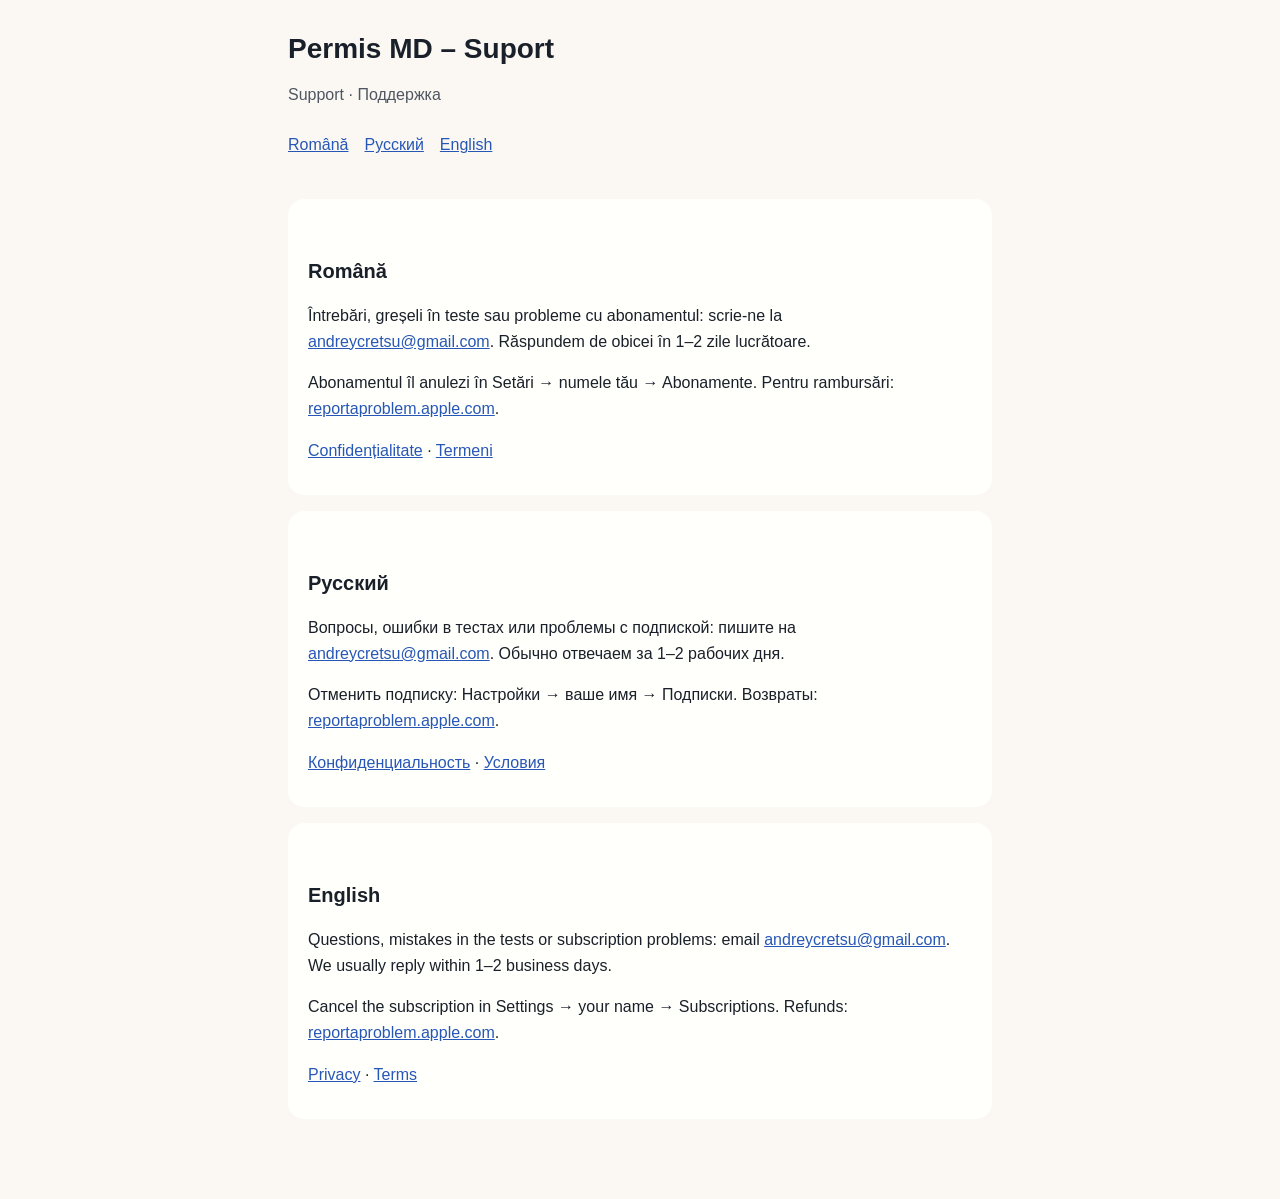
<file: permismd/index.html>
<!doctype html><html lang="ro"><head><meta charset="utf-8"><meta name="viewport" content="width=device-width,initial-scale=1"><link rel="stylesheet" href="../style.css"><title>Permis MD – Suport</title></head><body><main>
<h1>Permis MD – Suport</h1><p class="muted">Support · Поддержка</p><nav><a href="#ro">Română</a><a href="#ru">Русский</a><a href="#en">English</a></nav>
<section id="ro"><h2>Română</h2><p>Întrebări, greșeli în teste sau probleme cu abonamentul: scrie-ne la <a href="mailto:andreycretsu@gmail.com">andreycretsu@gmail.com</a>. Răspundem de obicei în 1–2 zile lucrătoare.</p><p>Abonamentul îl anulezi în Setări → numele tău → Abonamente. Pentru rambursări: <a href="https://reportaproblem.apple.com">reportaproblem.apple.com</a>.</p><p><a href="privacy.html#ro">Confidențialitate</a> · <a href="terms.html#ro">Termeni</a></p></section>
<section id="ru"><h2>Русский</h2><p>Вопросы, ошибки в тестах или проблемы с подпиской: пишите на <a href="mailto:andreycretsu@gmail.com">andreycretsu@gmail.com</a>. Обычно отвечаем за 1–2 рабочих дня.</p><p>Отменить подписку: Настройки → ваше имя → Подписки. Возвраты: <a href="https://reportaproblem.apple.com">reportaproblem.apple.com</a>.</p><p><a href="privacy.html#ru">Конфиденциальность</a> · <a href="terms.html#ru">Условия</a></p></section>
<section id="en"><h2>English</h2><p>Questions, mistakes in the tests or subscription problems: email <a href="mailto:andreycretsu@gmail.com">andreycretsu@gmail.com</a>. We usually reply within 1–2 business days.</p><p>Cancel the subscription in Settings → your name → Subscriptions. Refunds: <a href="https://reportaproblem.apple.com">reportaproblem.apple.com</a>.</p><p><a href="privacy.html#en">Privacy</a> · <a href="terms.html#en">Terms</a></p></section>
</main></body></html>
</file>
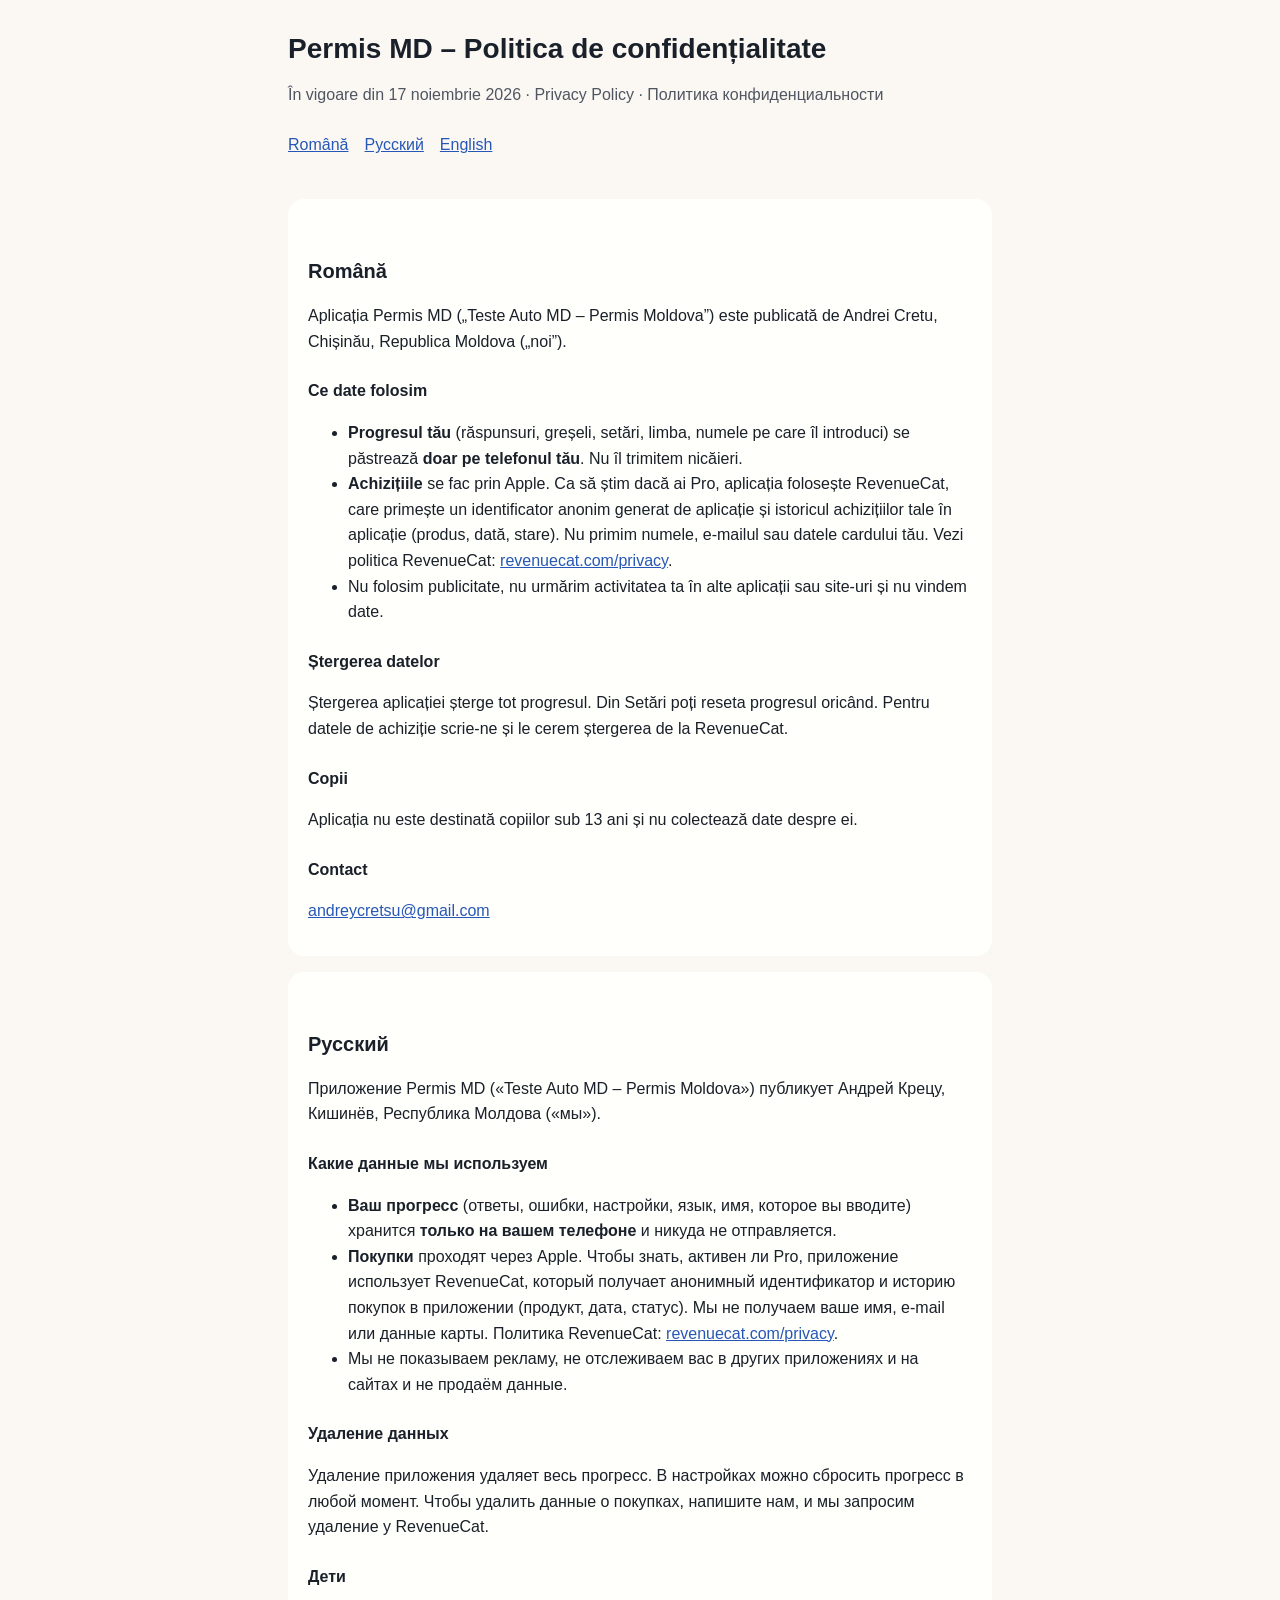
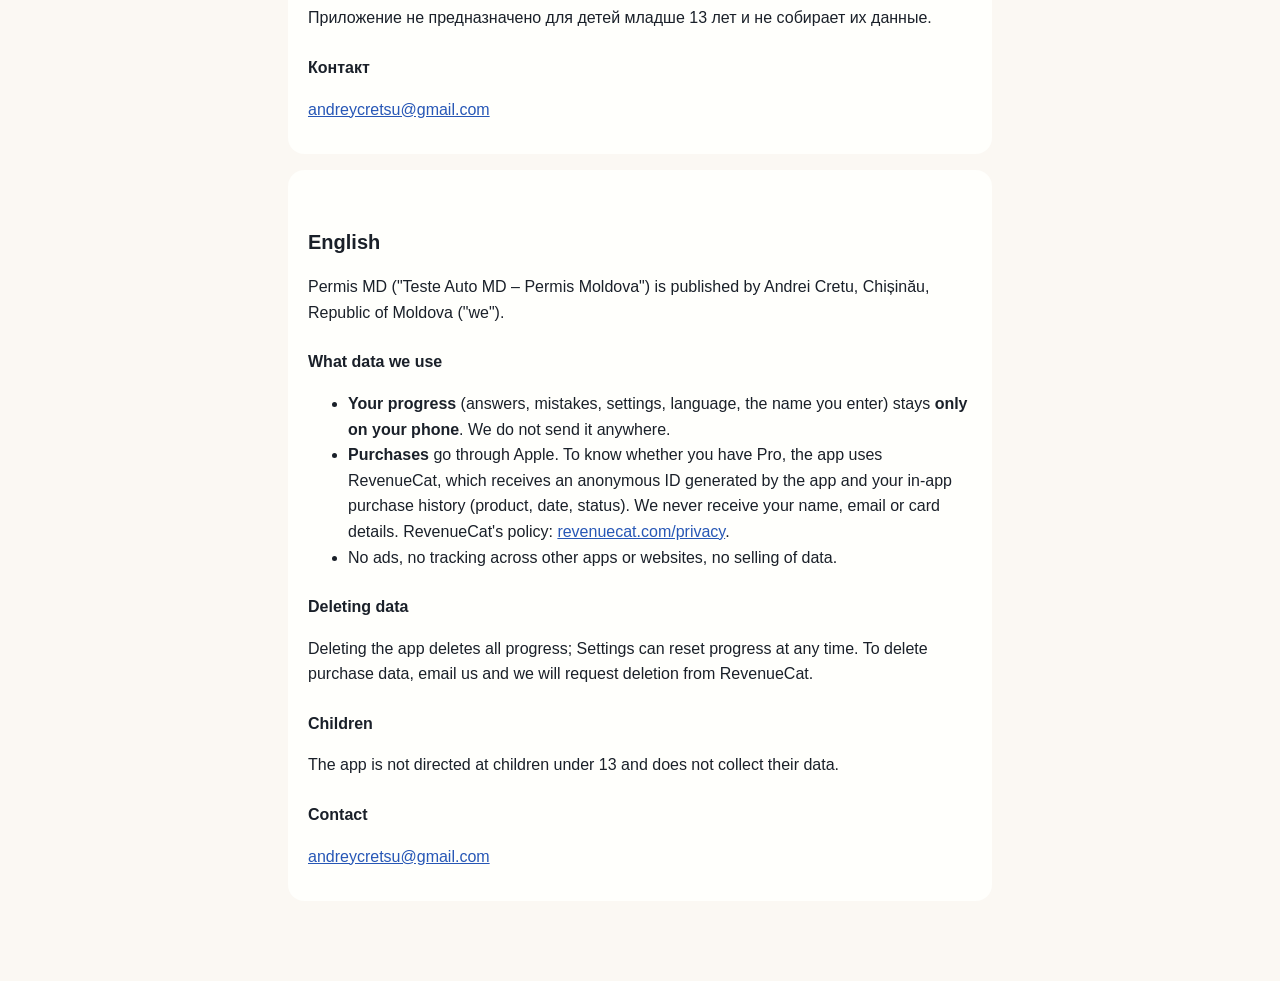
<file: permismd/privacy.html>
<!doctype html><html lang="ro"><head><meta charset="utf-8"><meta name="viewport" content="width=device-width,initial-scale=1"><link rel="stylesheet" href="../style.css"><title>Permis MD – Confidențialitate</title></head><body><main>
<h1>Permis MD – Politica de confidențialitate</h1><p class="muted">În vigoare din 17 noiembrie 2026 · Privacy Policy · Политика конфиденциальности</p><nav><a href="#ro">Română</a><a href="#ru">Русский</a><a href="#en">English</a></nav>
<section id="ro"><h2>Română</h2>
<p>Aplicația Permis MD („Teste Auto MD – Permis Moldova”) este publicată de Andrei Cretu, Chișinău, Republica Moldova („noi”).</p>
<h3>Ce date folosim</h3><ul>
<li><b>Progresul tău</b> (răspunsuri, greșeli, setări, limba, numele pe care îl introduci) se păstrează <b>doar pe telefonul tău</b>. Nu îl trimitem nicăieri.</li>
<li><b>Achizițiile</b> se fac prin Apple. Ca să știm dacă ai Pro, aplicația folosește RevenueCat, care primește un identificator anonim generat de aplicație și istoricul achizițiilor tale în aplicație (produs, dată, stare). Nu primim numele, e-mailul sau datele cardului tău. Vezi politica RevenueCat: <a href="https://www.revenuecat.com/privacy">revenuecat.com/privacy</a>.</li>
<li>Nu folosim publicitate, nu urmărim activitatea ta în alte aplicații sau site-uri și nu vindem date.</li></ul>
<h3>Ștergerea datelor</h3><p>Ștergerea aplicației șterge tot progresul. Din Setări poți reseta progresul oricând. Pentru datele de achiziție scrie-ne și le cerem ștergerea de la RevenueCat.</p>
<h3>Copii</h3><p>Aplicația nu este destinată copiilor sub 13 ani și nu colectează date despre ei.</p>
<h3>Contact</h3><p><a href="mailto:andreycretsu@gmail.com">andreycretsu@gmail.com</a></p></section>
<section id="ru"><h2>Русский</h2>
<p>Приложение Permis MD («Teste Auto MD – Permis Moldova») публикует Андрей Крецу, Кишинёв, Республика Молдова («мы»).</p>
<h3>Какие данные мы используем</h3><ul>
<li><b>Ваш прогресс</b> (ответы, ошибки, настройки, язык, имя, которое вы вводите) хранится <b>только на вашем телефоне</b> и никуда не отправляется.</li>
<li><b>Покупки</b> проходят через Apple. Чтобы знать, активен ли Pro, приложение использует RevenueCat, который получает анонимный идентификатор и историю покупок в приложении (продукт, дата, статус). Мы не получаем ваше имя, e-mail или данные карты. Политика RevenueCat: <a href="https://www.revenuecat.com/privacy">revenuecat.com/privacy</a>.</li>
<li>Мы не показываем рекламу, не отслеживаем вас в других приложениях и на сайтах и не продаём данные.</li></ul>
<h3>Удаление данных</h3><p>Удаление приложения удаляет весь прогресс. В настройках можно сбросить прогресс в любой момент. Чтобы удалить данные о покупках, напишите нам, и мы запросим удаление у RevenueCat.</p>
<h3>Дети</h3><p>Приложение не предназначено для детей младше 13 лет и не собирает их данные.</p>
<h3>Контакт</h3><p><a href="mailto:andreycretsu@gmail.com">andreycretsu@gmail.com</a></p></section>
<section id="en"><h2>English</h2>
<p>Permis MD ("Teste Auto MD – Permis Moldova") is published by Andrei Cretu, Chișinău, Republic of Moldova ("we").</p>
<h3>What data we use</h3><ul>
<li><b>Your progress</b> (answers, mistakes, settings, language, the name you enter) stays <b>only on your phone</b>. We do not send it anywhere.</li>
<li><b>Purchases</b> go through Apple. To know whether you have Pro, the app uses RevenueCat, which receives an anonymous ID generated by the app and your in-app purchase history (product, date, status). We never receive your name, email or card details. RevenueCat's policy: <a href="https://www.revenuecat.com/privacy">revenuecat.com/privacy</a>.</li>
<li>No ads, no tracking across other apps or websites, no selling of data.</li></ul>
<h3>Deleting data</h3><p>Deleting the app deletes all progress; Settings can reset progress at any time. To delete purchase data, email us and we will request deletion from RevenueCat.</p>
<h3>Children</h3><p>The app is not directed at children under 13 and does not collect their data.</p>
<h3>Contact</h3><p><a href="mailto:andreycretsu@gmail.com">andreycretsu@gmail.com</a></p></section>
</main></body></html>
</file>
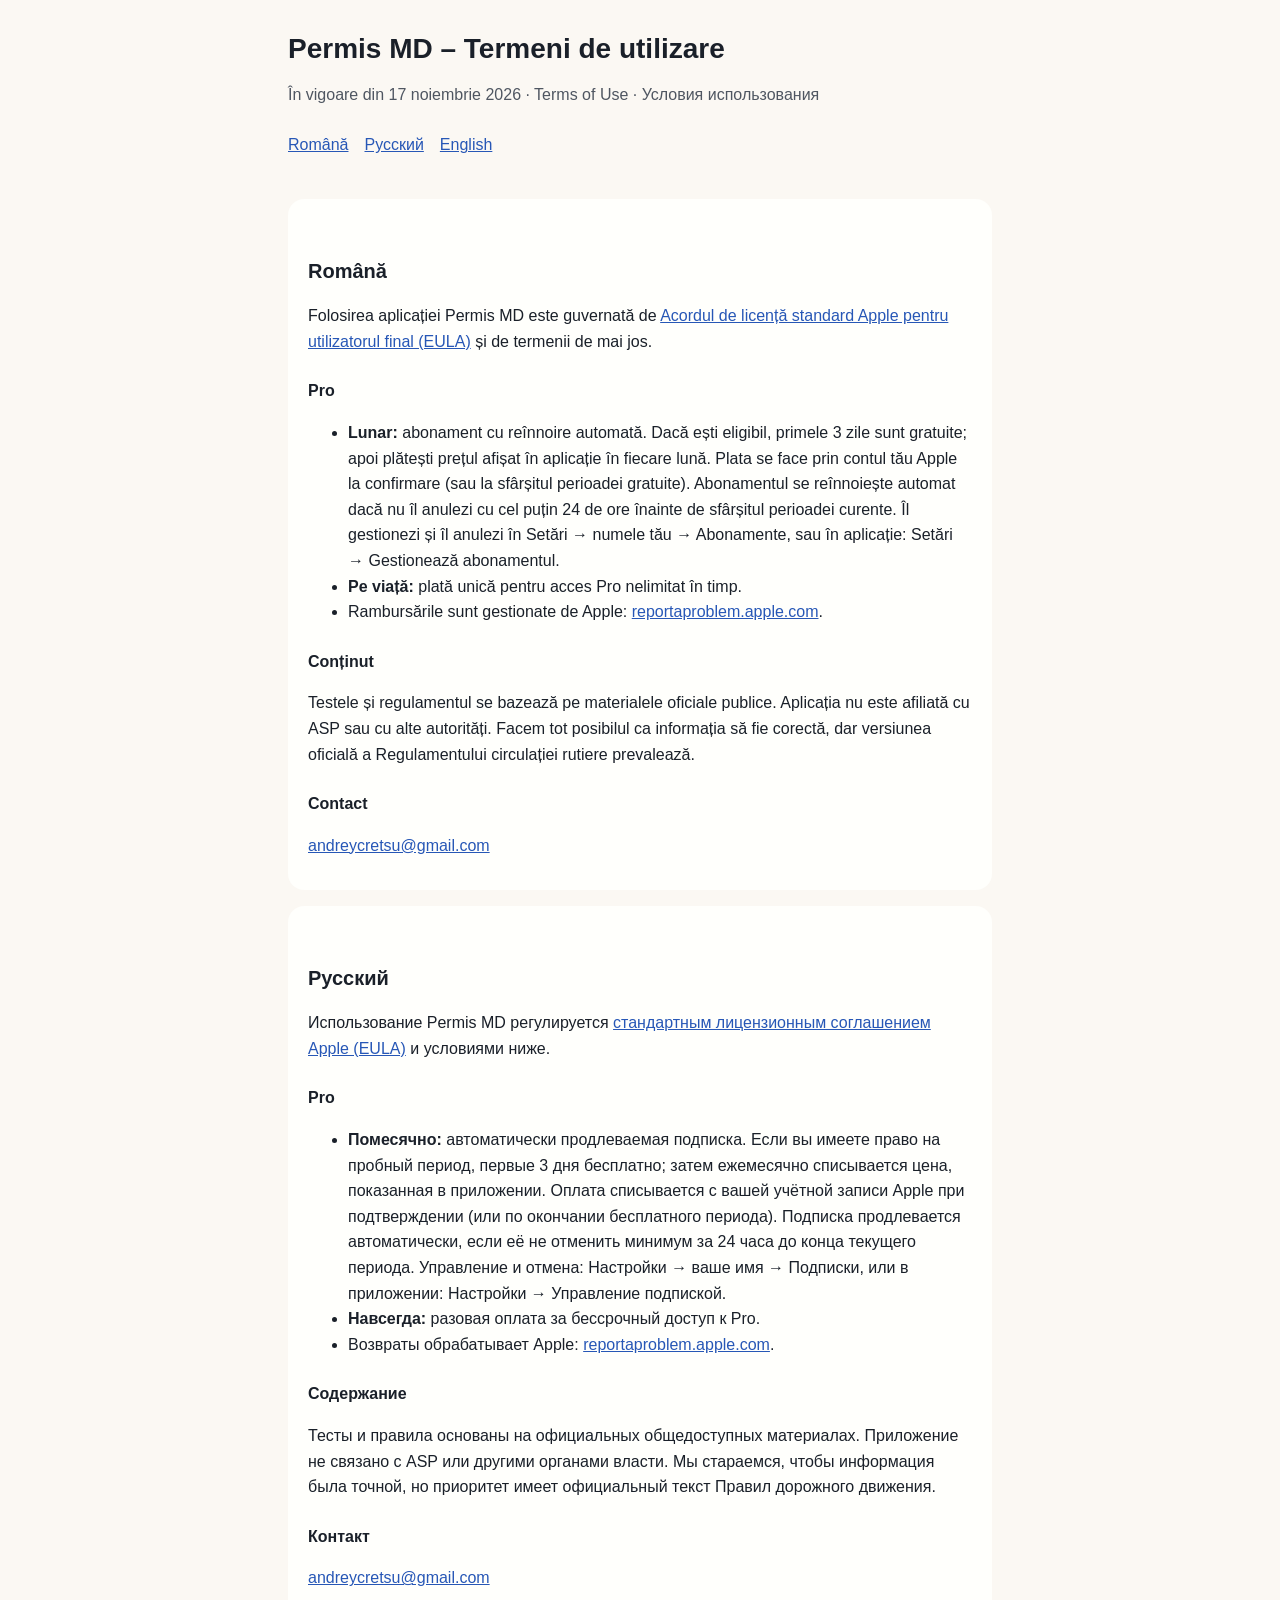
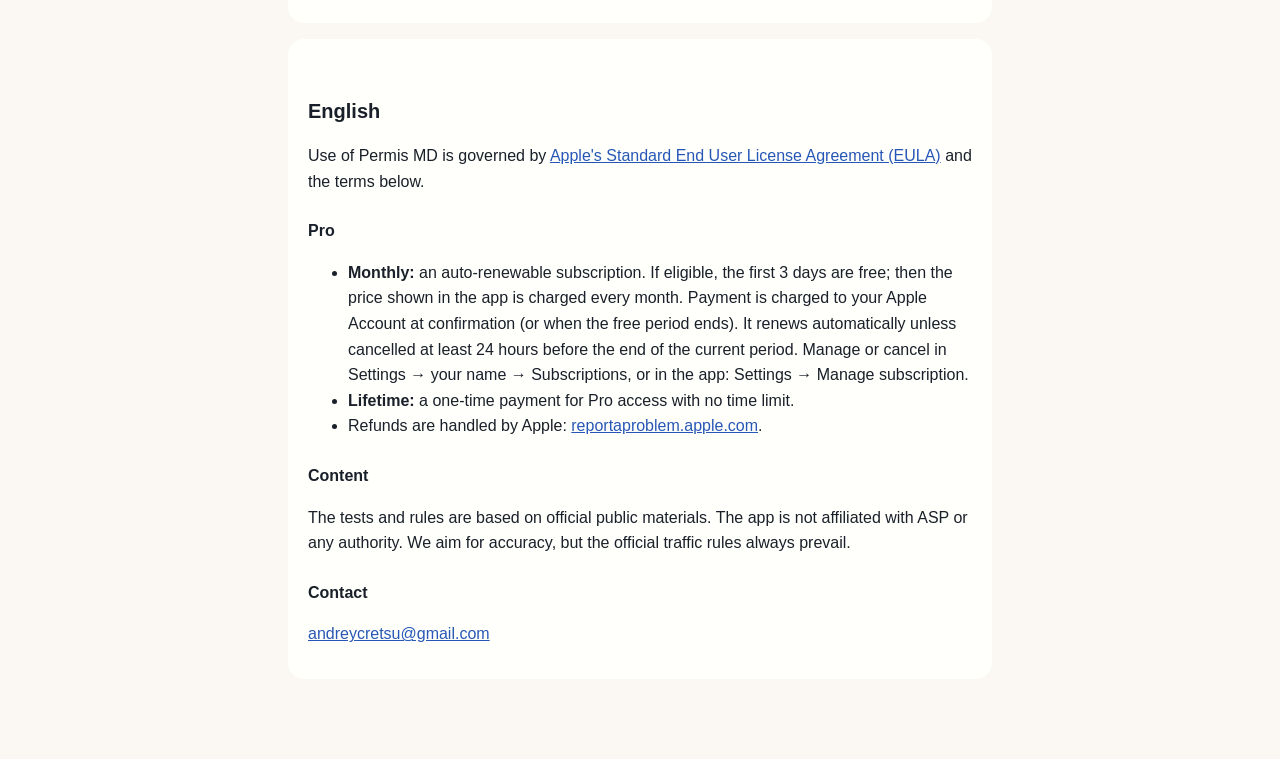
<file: permismd/terms.html>
<!doctype html><html lang="ro"><head><meta charset="utf-8"><meta name="viewport" content="width=device-width,initial-scale=1"><link rel="stylesheet" href="../style.css"><title>Permis MD – Termeni</title></head><body><main>
<h1>Permis MD – Termeni de utilizare</h1><p class="muted">În vigoare din 17 noiembrie 2026 · Terms of Use · Условия использования</p><nav><a href="#ro">Română</a><a href="#ru">Русский</a><a href="#en">English</a></nav>
<section id="ro"><h2>Română</h2>
<p>Folosirea aplicației Permis MD este guvernată de <a href="https://www.apple.com/legal/internet-services/itunes/dev/stdeula/">Acordul de licență standard Apple pentru utilizatorul final (EULA)</a> și de termenii de mai jos.</p>
<h3>Pro</h3><ul>
<li><b>Lunar:</b> abonament cu reînnoire automată. Dacă ești eligibil, primele 3 zile sunt gratuite; apoi plătești prețul afișat în aplicație în fiecare lună. Plata se face prin contul tău Apple la confirmare (sau la sfârșitul perioadei gratuite). Abonamentul se reînnoiește automat dacă nu îl anulezi cu cel puțin 24 de ore înainte de sfârșitul perioadei curente. Îl gestionezi și îl anulezi în Setări → numele tău → Abonamente, sau în aplicație: Setări → Gestionează abonamentul.</li>
<li><b>Pe viață:</b> plată unică pentru acces Pro nelimitat în timp.</li>
<li>Rambursările sunt gestionate de Apple: <a href="https://reportaproblem.apple.com">reportaproblem.apple.com</a>.</li></ul>
<h3>Conținut</h3><p>Testele și regulamentul se bazează pe materialele oficiale publice. Aplicația nu este afiliată cu ASP sau cu alte autorități. Facem tot posibilul ca informația să fie corectă, dar versiunea oficială a Regulamentului circulației rutiere prevalează.</p>
<h3>Contact</h3><p><a href="mailto:andreycretsu@gmail.com">andreycretsu@gmail.com</a></p></section>
<section id="ru"><h2>Русский</h2>
<p>Использование Permis MD регулируется <a href="https://www.apple.com/legal/internet-services/itunes/dev/stdeula/">стандартным лицензионным соглашением Apple (EULA)</a> и условиями ниже.</p>
<h3>Pro</h3><ul>
<li><b>Помесячно:</b> автоматически продлеваемая подписка. Если вы имеете право на пробный период, первые 3 дня бесплатно; затем ежемесячно списывается цена, показанная в приложении. Оплата списывается с вашей учётной записи Apple при подтверждении (или по окончании бесплатного периода). Подписка продлевается автоматически, если её не отменить минимум за 24 часа до конца текущего периода. Управление и отмена: Настройки → ваше имя → Подписки, или в приложении: Настройки → Управление подпиской.</li>
<li><b>Навсегда:</b> разовая оплата за бессрочный доступ к Pro.</li>
<li>Возвраты обрабатывает Apple: <a href="https://reportaproblem.apple.com">reportaproblem.apple.com</a>.</li></ul>
<h3>Содержание</h3><p>Тесты и правила основаны на официальных общедоступных материалах. Приложение не связано с ASP или другими органами власти. Мы стараемся, чтобы информация была точной, но приоритет имеет официальный текст Правил дорожного движения.</p>
<h3>Контакт</h3><p><a href="mailto:andreycretsu@gmail.com">andreycretsu@gmail.com</a></p></section>
<section id="en"><h2>English</h2>
<p>Use of Permis MD is governed by <a href="https://www.apple.com/legal/internet-services/itunes/dev/stdeula/">Apple's Standard End User License Agreement (EULA)</a> and the terms below.</p>
<h3>Pro</h3><ul>
<li><b>Monthly:</b> an auto-renewable subscription. If eligible, the first 3 days are free; then the price shown in the app is charged every month. Payment is charged to your Apple Account at confirmation (or when the free period ends). It renews automatically unless cancelled at least 24 hours before the end of the current period. Manage or cancel in Settings → your name → Subscriptions, or in the app: Settings → Manage subscription.</li>
<li><b>Lifetime:</b> a one-time payment for Pro access with no time limit.</li>
<li>Refunds are handled by Apple: <a href="https://reportaproblem.apple.com">reportaproblem.apple.com</a>.</li></ul>
<h3>Content</h3><p>The tests and rules are based on official public materials. The app is not affiliated with ASP or any authority. We aim for accuracy, but the official traffic rules always prevail.</p>
<h3>Contact</h3><p><a href="mailto:andreycretsu@gmail.com">andreycretsu@gmail.com</a></p></section>
</main></body></html>
</file>
<file: style.css>
:root{--bg:oklch(98% .008 85);--fg:oklch(24% .02 260);--muted:oklch(45% .02 260);--accent:oklch(48% .16 262);--card:oklch(100% .004 85)}
@media (prefers-color-scheme:dark){:root{--bg:oklch(20% .015 260);--fg:oklch(94% .01 85);--muted:oklch(75% .015 260);--accent:oklch(75% .12 262);--card:oklch(25% .015 260)}}
*{box-sizing:border-box}body{margin:0;background:var(--bg);color:var(--fg);font:1rem/1.6 -apple-system,BlinkMacSystemFont,"Segoe UI",sans-serif}
main{max-width:46rem;margin:0 auto;padding:2rem 1rem 4rem}h1{font-size:1.75rem;line-height:1.2;margin:0 0 .25rem}h2{font-size:1.25rem;margin:2.5rem 0 .5rem}h3{font-size:1rem;margin:1.5rem 0 .25rem}
p,li{color:var(--fg)}.muted{color:var(--muted)}a{color:var(--accent)}a:focus-visible{outline:2px solid var(--accent);outline-offset:2px}
nav{display:flex;gap:1rem;flex-wrap:wrap;margin:1rem 0 2rem}nav a{padding:.5rem 0;min-height:44px;display:inline-flex;align-items:center}
section{background:var(--card);border-radius:1rem;padding:1rem 1.25rem;margin:1rem 0}
</file>
